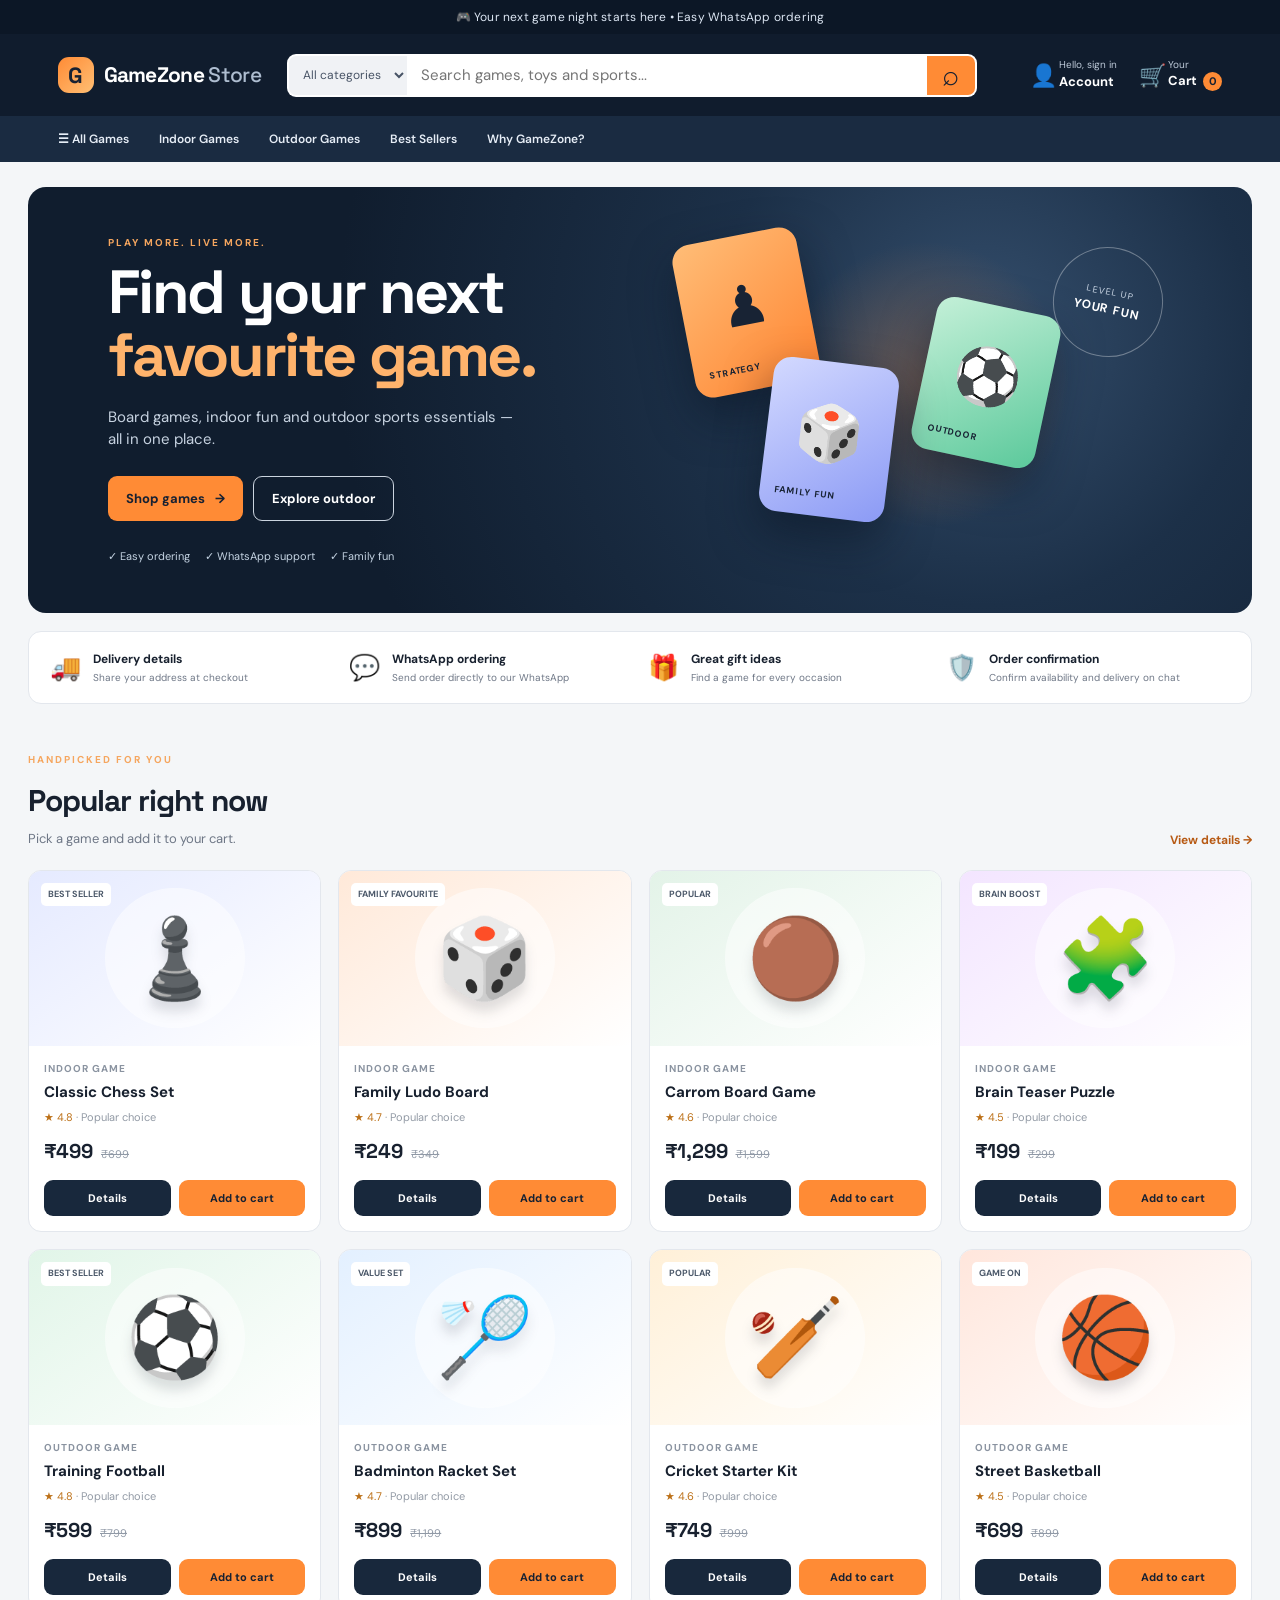
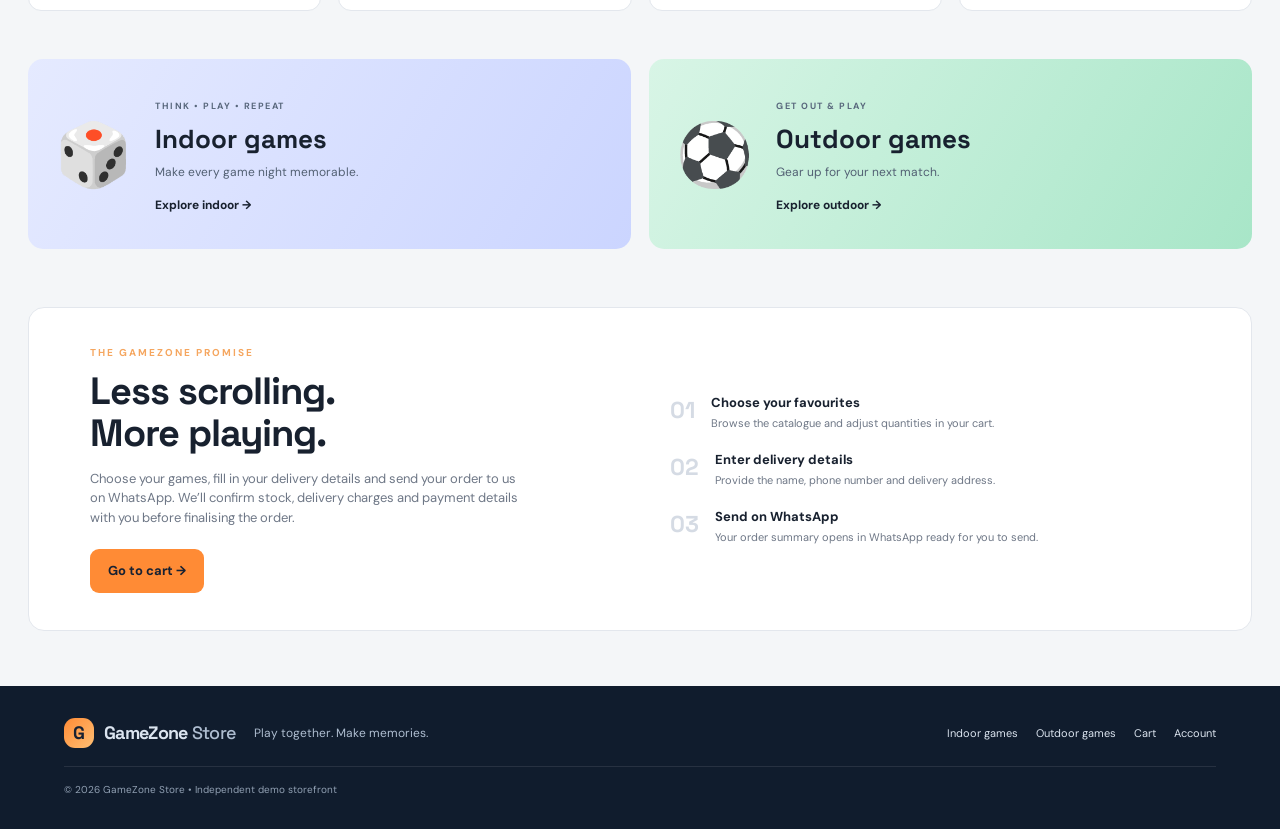
<file: index.html>
<!DOCTYPE html>
<html lang="en">
<head>
  <meta charset="UTF-8">
  <meta name="viewport" content="width=device-width, initial-scale=1.0">
  <title>GameZone Store | Games for Everyone</title>
  <link rel="stylesheet" href="style.css">
</head>
<body>
  <div class="top-strip">🎮 Your next game night starts here • Easy WhatsApp ordering</div>
  <header class="site-header">
    <a class="brand" href="index.html"><span class="brand-mark">G</span><span>GameZone<span class="brand-light"> Store</span></span></a>
    <form class="search-bar" onsubmit="searchProducts(event)">
      <select id="searchCategory" aria-label="Category"><option value="all">All categories</option><option value="indoor">Indoor</option><option value="outdoor">Outdoor</option></select>
      <input id="searchInput" type="search" placeholder="Search games, toys and sports..." aria-label="Search products">
      <button type="submit" aria-label="Search">⌕</button>
    </form>
    <nav class="header-actions">
      <a class="header-link" href="login.html"><span>👤</span><small>Hello, sign in</small><strong>Account</strong></a>
      <a class="header-link cart-link" href="cart.html"><span>🛒</span><small>Your</small><strong>Cart <b id="cartCount" class="cart-count">0</b></strong></a>
    </nav>
  </header>
  <nav class="category-nav">
    <a href="index.html">☰ All Games</a><a href="indoor.html">Indoor Games</a><a href="outdoor.html">Outdoor Games</a><a href="#popular">Best Sellers</a><a href="#why-us">Why GameZone?</a>
  </nav>
  <main>
    <section class="hero">
      <div class="hero-content">
        <span class="eyebrow">PLAY MORE. LIVE MORE.</span>
        <h1>Find your next<br><span>favourite game.</span></h1>
        <p>Board games, indoor fun and outdoor sports essentials — all in one place.</p>
        <div class="hero-buttons"><a class="btn btn-primary" href="#popular">Shop games <span>→</span></a><a class="btn btn-outline" href="outdoor.html">Explore outdoor</a></div>
        <div class="hero-trust"><span>✓ Easy ordering</span><span>✓ WhatsApp support</span><span>✓ Family fun</span></div>
      </div>
      <div class="hero-art" aria-label="Illustration of games"><div class="glow"></div><div class="game-card game-card-one"><span>♟</span><b>STRATEGY</b></div><div class="game-card game-card-two"><span>⚽</span><b>OUTDOOR</b></div><div class="game-card game-card-three"><span>🎲</span><b>FAMILY FUN</b></div><div class="hero-orbit">LEVEL UP<br><strong>YOUR FUN</strong></div></div>
    </section>
    <section class="benefits">
      <div><span>🚚</span><p><strong>Delivery details</strong><small>Share your address at checkout</small></p></div>
      <div><span>💬</span><p><strong>WhatsApp ordering</strong><small>Send order directly to our WhatsApp</small></p></div>
      <div><span>🎁</span><p><strong>Great gift ideas</strong><small>Find a game for every occasion</small></p></div>
      <div><span>🛡️</span><p><strong>Order confirmation</strong><small>Confirm availability and delivery on chat</small></p></div>
    </section>
    <section class="section" id="popular">
      <div class="section-heading"><div><span class="eyebrow">HANDPICKED FOR YOU</span><h2>Popular right now</h2><p>Pick a game and add it to your cart.</p></div><a class="text-link" href="product.html?id=chess">View details →</a></div>
      <div id="productGrid" class="product-grid"></div>
    </section>
    <section class="category-tiles">
      <a class="category-tile indoor-tile" href="indoor.html"><span class="tile-icon">🎲</span><div><small>THINK • PLAY • REPEAT</small><h3>Indoor games</h3><p>Make every game night memorable.</p><strong>Explore indoor →</strong></div></a>
      <a class="category-tile outdoor-tile" href="outdoor.html"><span class="tile-icon">⚽</span><div><small>GET OUT & PLAY</small><h3>Outdoor games</h3><p>Gear up for your next match.</p><strong>Explore outdoor →</strong></div></a>
    </section>
    <section class="why-section" id="why-us"><div><span class="eyebrow">THE GAMEZONE PROMISE</span><h2>Less scrolling.<br>More playing.</h2><p>Choose your games, fill in your delivery details and send your order to us on WhatsApp. We’ll confirm stock, delivery charges and payment details with you before finalising the order.</p><a class="btn btn-primary" href="cart.html">Go to cart →</a></div><div class="promise-list"><div><b>01</b><p><strong>Choose your favourites</strong><small>Browse the catalogue and adjust quantities in your cart.</small></p></div><div><b>02</b><p><strong>Enter delivery details</strong><small>Provide the name, phone number and delivery address.</small></p></div><div><b>03</b><p><strong>Send on WhatsApp</strong><small>Your order summary opens in WhatsApp ready for you to send.</small></p></div></div></section>
  </main>
  <footer class="footer"><a class="brand" href="index.html"><span class="brand-mark">G</span><span>GameZone<span class="brand-light"> Store</span></span></a><p>Play together. Make memories.</p><div><a href="indoor.html">Indoor games</a><a href="outdoor.html">Outdoor games</a><a href="cart.html">Cart</a><a href="login.html">Account</a></div><small>© 2026 GameZone Store • Independent demo storefront</small></footer>
  <script src="script.js"></script>
</body>
</html>
</file>
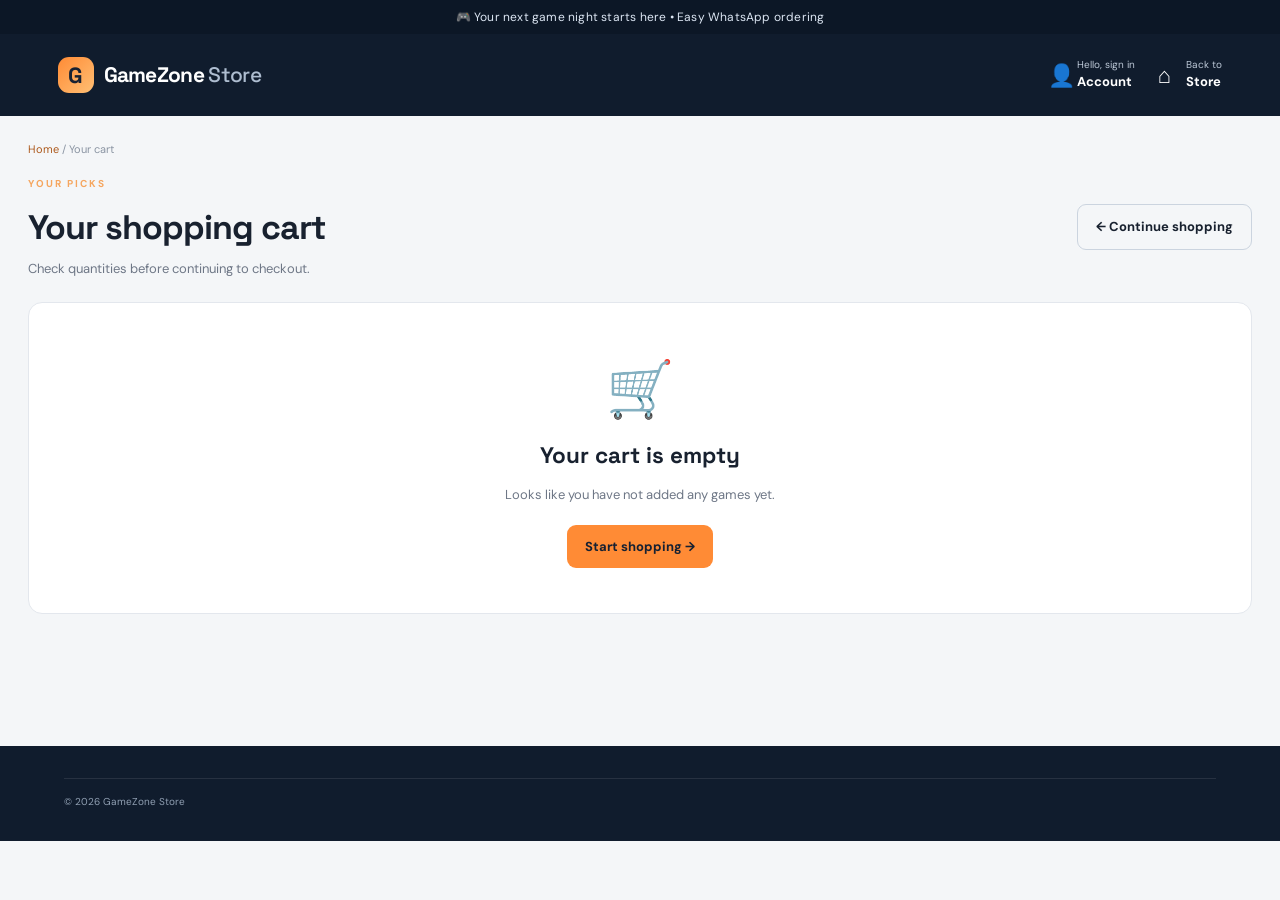
<file: cart.html>
<!DOCTYPE html><html lang="en"><head><meta charset="UTF-8"><meta name="viewport" content="width=device-width, initial-scale=1.0"><title>Your Cart | GameZone Store</title><link rel="stylesheet" href="style.css"></head><body><div class="top-strip">🎮 Your next game night starts here • Easy WhatsApp ordering</div><header class="site-header"><a class="brand" href="index.html"><span class="brand-mark">G</span><span>GameZone<span class="brand-light"> Store</span></span></a><div class="header-spacer"></div><nav class="header-actions"><a class="header-link" href="login.html"><span>👤</span><small>Hello, sign in</small><strong>Account</strong></a><a class="header-link" href="index.html"><span>⌂</span><small>Back to</small><strong>Store</strong></a></nav></header><main class="checkout-page"><div class="breadcrumb"><a href="index.html">Home</a> / Your cart</div><div class="page-title-row"><div><span class="eyebrow">YOUR PICKS</span><h1>Your shopping cart</h1><p class="muted">Check quantities before continuing to checkout.</p></div><a class="btn btn-outline" href="index.html">← Continue shopping</a></div><div id="cartPageContent"></div></main><footer class="footer"><small>© 2026 GameZone Store</small></footer><script src="script.js"></script><script>renderCartPage();</script></body></html>
</file>
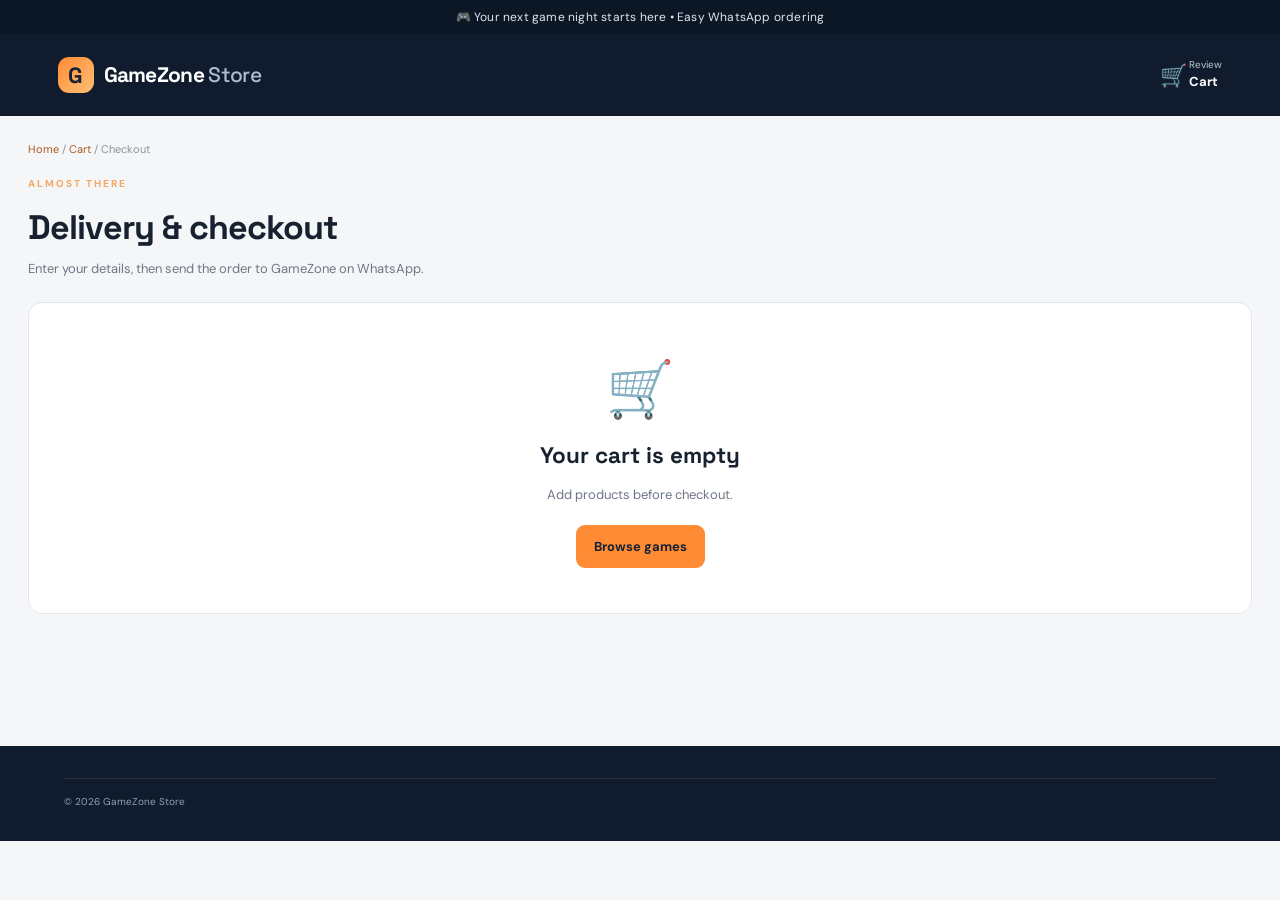
<file: checkout.html>
<!DOCTYPE html><html lang="en"><head><meta charset="UTF-8"><meta name="viewport" content="width=device-width, initial-scale=1.0"><title>Checkout | GameZone Store</title><link rel="stylesheet" href="style.css"></head><body><div class="top-strip">🎮 Your next game night starts here • Easy WhatsApp ordering</div><header class="site-header"><a class="brand" href="index.html"><span class="brand-mark">G</span><span>GameZone<span class="brand-light"> Store</span></span></a><div class="header-spacer"></div><nav class="header-actions"><a class="header-link" href="cart.html"><span>🛒</span><small>Review</small><strong>Cart</strong></a></nav></header><main class="checkout-page"><div class="breadcrumb"><a href="index.html">Home</a> / <a href="cart.html">Cart</a> / Checkout</div><div class="page-title-row"><div><span class="eyebrow">ALMOST THERE</span><h1>Delivery & checkout</h1><p class="muted">Enter your details, then send the order to GameZone on WhatsApp.</p></div></div><div id="checkoutContent"></div></main><footer class="footer"><small>© 2026 GameZone Store</small></footer><script src="script.js"></script><script>renderCheckoutPage();</script></body></html>
</file>
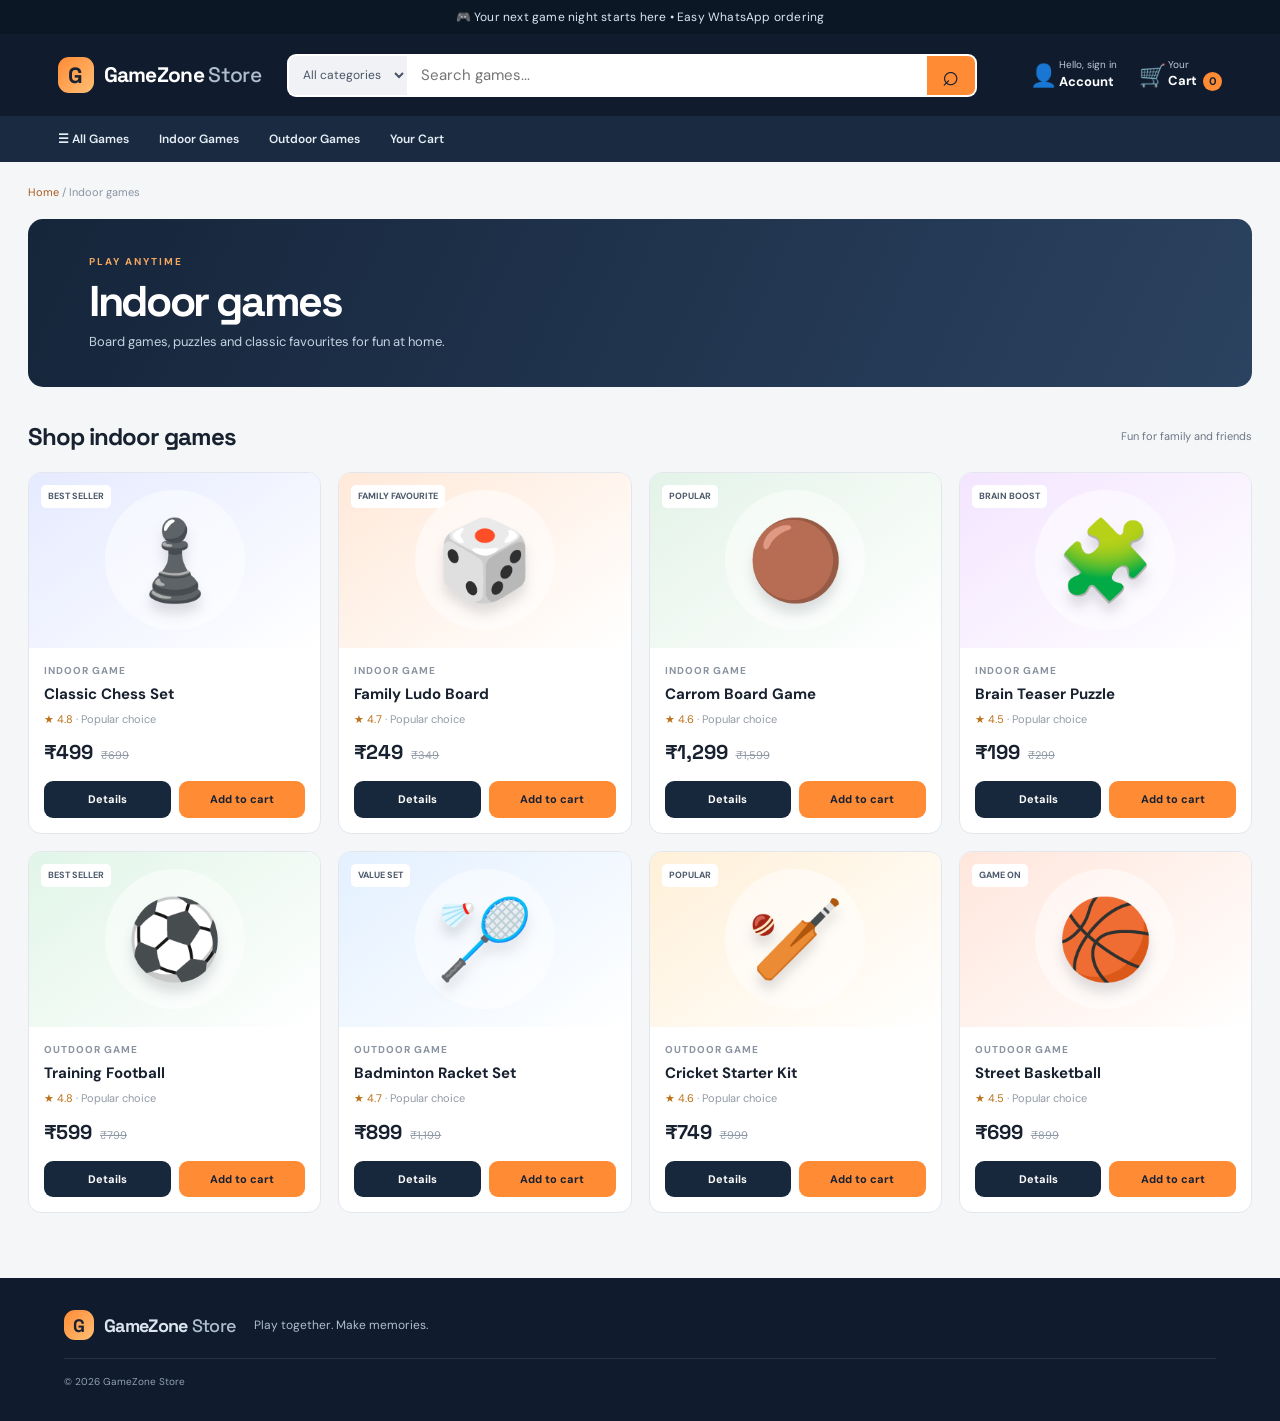
<file: indoor.html>
<!DOCTYPE html><html lang="en"><head><meta charset="UTF-8"><meta name="viewport" content="width=device-width, initial-scale=1.0"><title>Indoor Games | GameZone Store</title><link rel="stylesheet" href="style.css"></head><body><div class="top-strip">🎮 Your next game night starts here • Easy WhatsApp ordering</div><header class="site-header"><a class="brand" href="index.html"><span class="brand-mark">G</span><span>GameZone<span class="brand-light"> Store</span></span></a><form class="search-bar" onsubmit="searchProducts(event)"><select id="searchCategory"><option value="all">All categories</option><option value="indoor">Indoor</option><option value="outdoor">Outdoor</option></select><input id="searchInput" type="search" placeholder="Search games..." aria-label="Search products"><button type="submit">⌕</button></form><nav class="header-actions"><a class="header-link" href="login.html"><span>👤</span><small>Hello, sign in</small><strong>Account</strong></a><a class="header-link cart-link" href="cart.html"><span>🛒</span><small>Your</small><strong>Cart <b id="cartCount" class="cart-count">0</b></strong></a></nav></header><nav class="category-nav"><a href="index.html">☰ All Games</a><a href="indoor.html">Indoor Games</a><a href="outdoor.html">Outdoor Games</a><a href="cart.html">Your Cart</a></nav><main class="catalog-page"><div class="breadcrumb"><a href="index.html">Home</a> / Indoor games</div><div class="catalog-banner"><span class="eyebrow">PLAY ANYTIME</span><h1>Indoor games</h1><p>Board games, puzzles and classic favourites for fun at home.</p></div><div class="catalog-heading"><h2>Shop indoor games</h2><span>Fun for family and friends</span></div><div id="productGrid" class="product-grid"></div></main><footer class="footer"><a class="brand" href="index.html"><span class="brand-mark">G</span><span>GameZone<span class="brand-light"> Store</span></span></a><p>Play together. Make memories.</p><small>© 2026 GameZone Store</small></footer><script src="script.js"></script><script>renderProducts('indoor');</script></body></html>
</file>
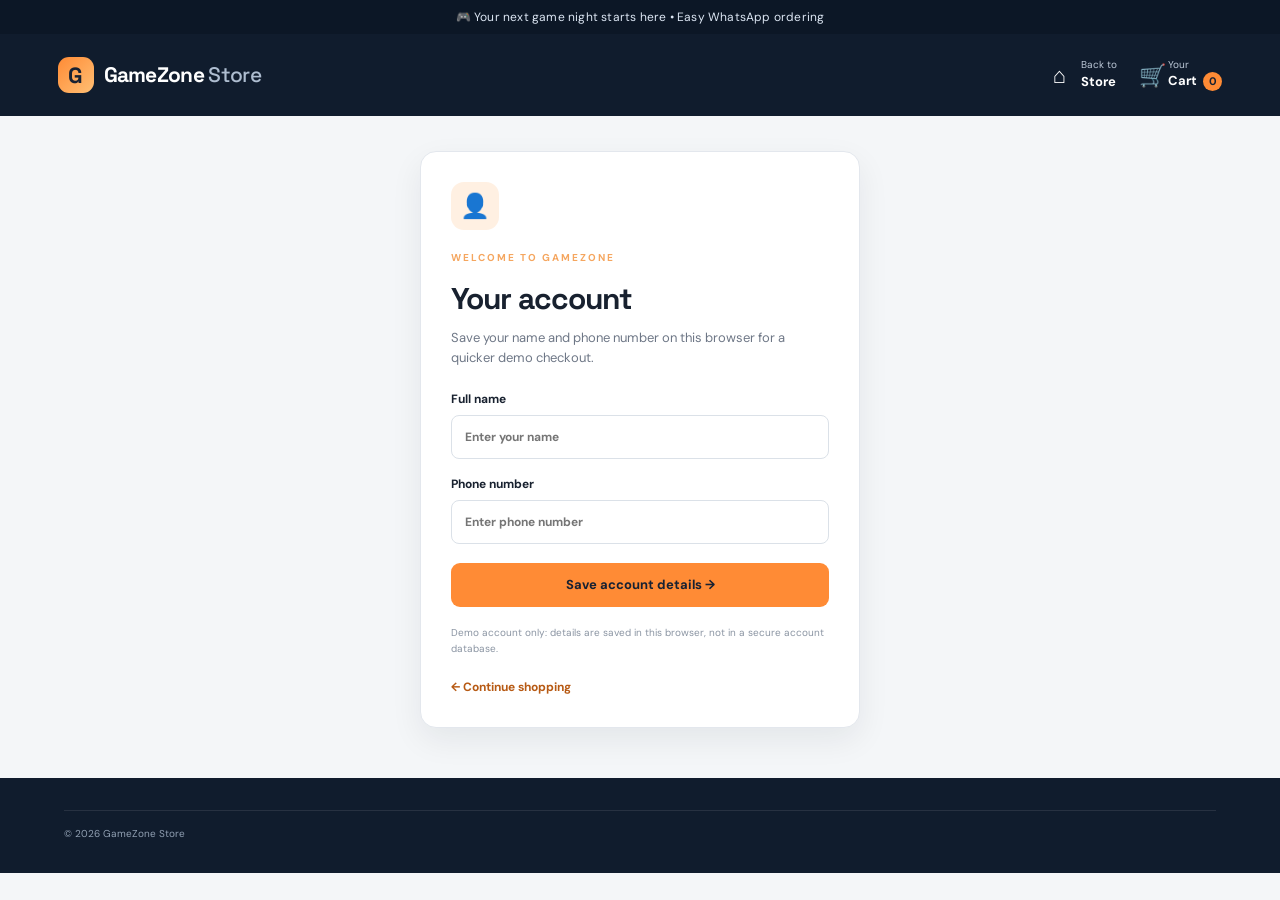
<file: login.html>
<!DOCTYPE html><html lang="en"><head><meta charset="UTF-8"><meta name="viewport" content="width=device-width, initial-scale=1.0"><title>Account | GameZone Store</title><link rel="stylesheet" href="style.css"></head><body><div class="top-strip">🎮 Your next game night starts here • Easy WhatsApp ordering</div><header class="site-header"><a class="brand" href="index.html"><span class="brand-mark">G</span><span>GameZone<span class="brand-light"> Store</span></span></a><div class="header-spacer"></div><nav class="header-actions"><a class="header-link" href="index.html"><span>⌂</span><small>Back to</small><strong>Store</strong></a><a class="header-link cart-link" href="cart.html"><span>🛒</span><small>Your</small><strong>Cart <b id="cartCount" class="cart-count">0</b></strong></a></nav></header><main class="account-page"><section class="account-card"><div class="account-symbol">👤</div><span class="eyebrow">WELCOME TO GAMEZONE</span><h1>Your account</h1><p class="muted">Save your name and phone number on this browser for a quicker demo checkout.</p><form id="loginForm" class="stack-form"><label>Full name<input id="customerName" required autocomplete="name" placeholder="Enter your name"></label><label>Phone number<input id="customerPhone" required inputmode="tel" pattern="[0-9 +()-]{10,18}" autocomplete="tel" placeholder="Enter phone number"></label><button class="btn btn-primary full-btn" type="submit">Save account details →</button></form><div id="loginMessage" class="notice" hidden></div><p class="fine-print">Demo account only: details are saved in this browser, not in a secure account database.</p><a class="text-link" href="index.html">← Continue shopping</a></section></main><footer class="footer"><small>© 2026 GameZone Store</small></footer><script src="script.js"></script><script>setupLoginPage();</script></body></html>
</file>
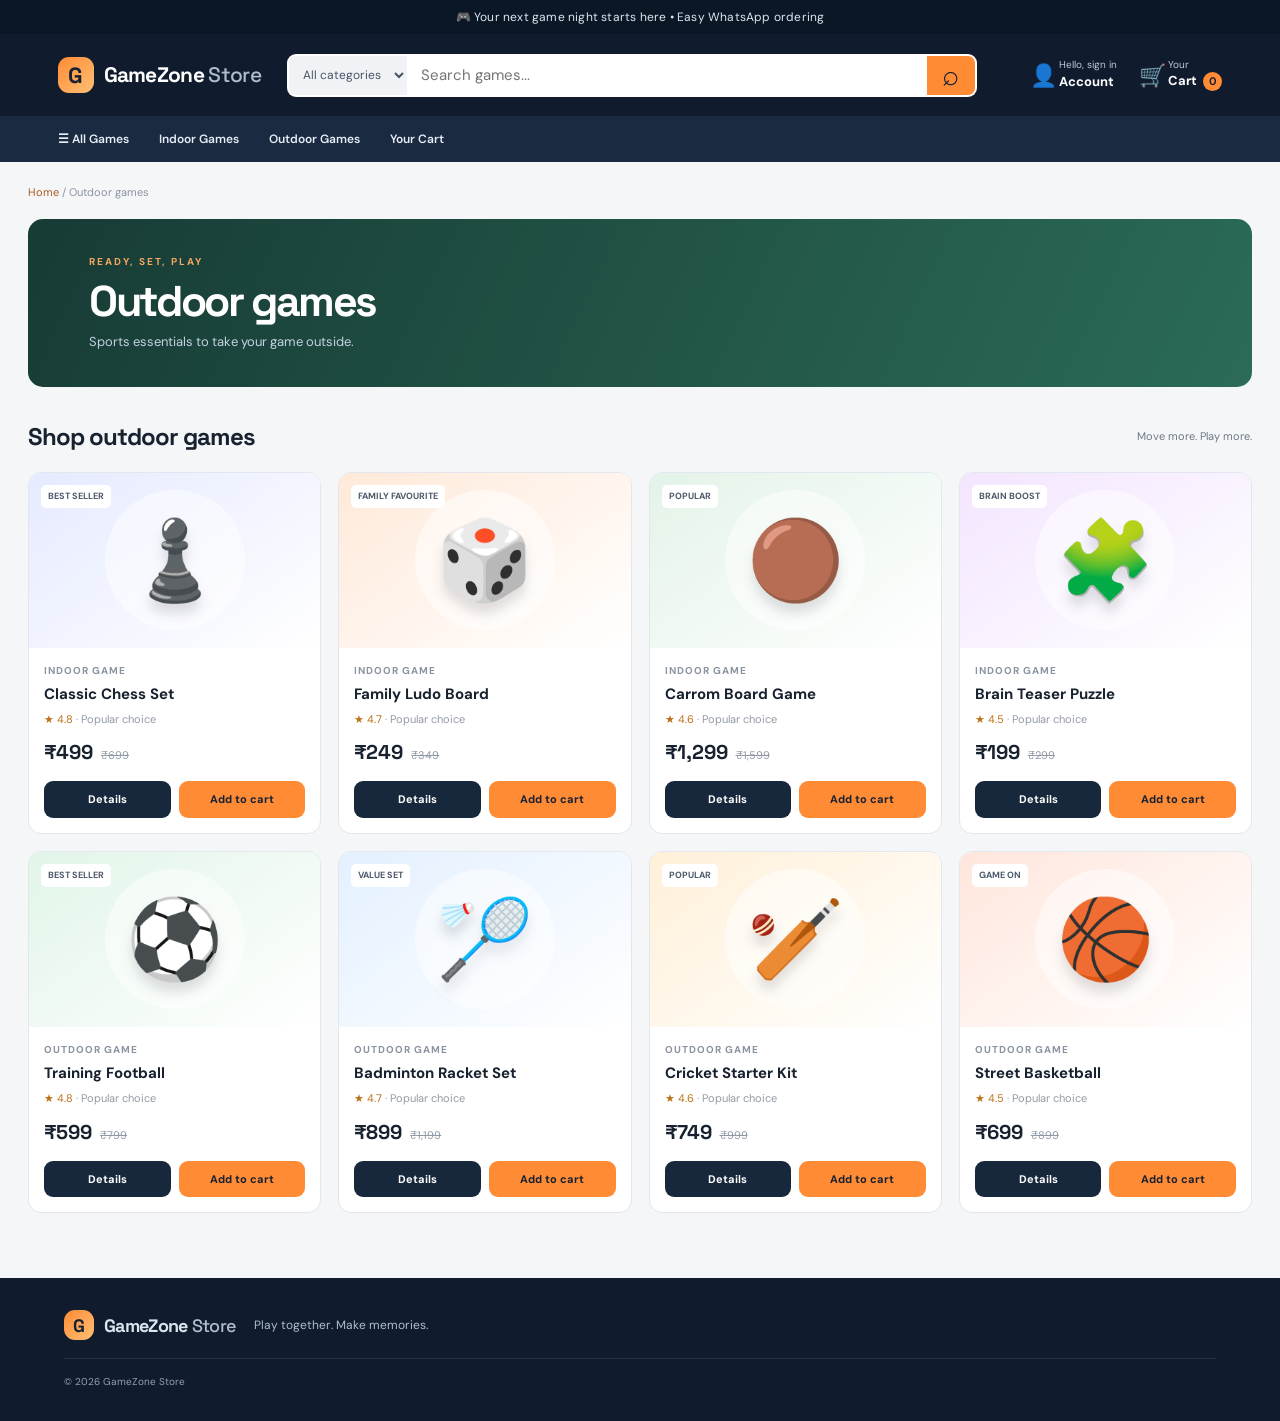
<file: outdoor.html>
<!DOCTYPE html><html lang="en"><head><meta charset="UTF-8"><meta name="viewport" content="width=device-width, initial-scale=1.0"><title>Outdoor Games | GameZone Store</title><link rel="stylesheet" href="style.css"></head><body><div class="top-strip">🎮 Your next game night starts here • Easy WhatsApp ordering</div><header class="site-header"><a class="brand" href="index.html"><span class="brand-mark">G</span><span>GameZone<span class="brand-light"> Store</span></span></a><form class="search-bar" onsubmit="searchProducts(event)"><select id="searchCategory"><option value="all">All categories</option><option value="indoor">Indoor</option><option value="outdoor">Outdoor</option></select><input id="searchInput" type="search" placeholder="Search games..." aria-label="Search products"><button type="submit">⌕</button></form><nav class="header-actions"><a class="header-link" href="login.html"><span>👤</span><small>Hello, sign in</small><strong>Account</strong></a><a class="header-link cart-link" href="cart.html"><span>🛒</span><small>Your</small><strong>Cart <b id="cartCount" class="cart-count">0</b></strong></a></nav></header><nav class="category-nav"><a href="index.html">☰ All Games</a><a href="indoor.html">Indoor Games</a><a href="outdoor.html">Outdoor Games</a><a href="cart.html">Your Cart</a></nav><main class="catalog-page"><div class="breadcrumb"><a href="index.html">Home</a> / Outdoor games</div><div class="catalog-banner outdoor-banner"><span class="eyebrow">READY, SET, PLAY</span><h1>Outdoor games</h1><p>Sports essentials to take your game outside.</p></div><div class="catalog-heading"><h2>Shop outdoor games</h2><span>Move more. Play more.</span></div><div id="productGrid" class="product-grid"></div></main><footer class="footer"><a class="brand" href="index.html"><span class="brand-mark">G</span><span>GameZone<span class="brand-light"> Store</span></span></a><p>Play together. Make memories.</p><small>© 2026 GameZone Store</small></footer><script src="script.js"></script><script>renderProducts('outdoor');</script></body></html>
</file>
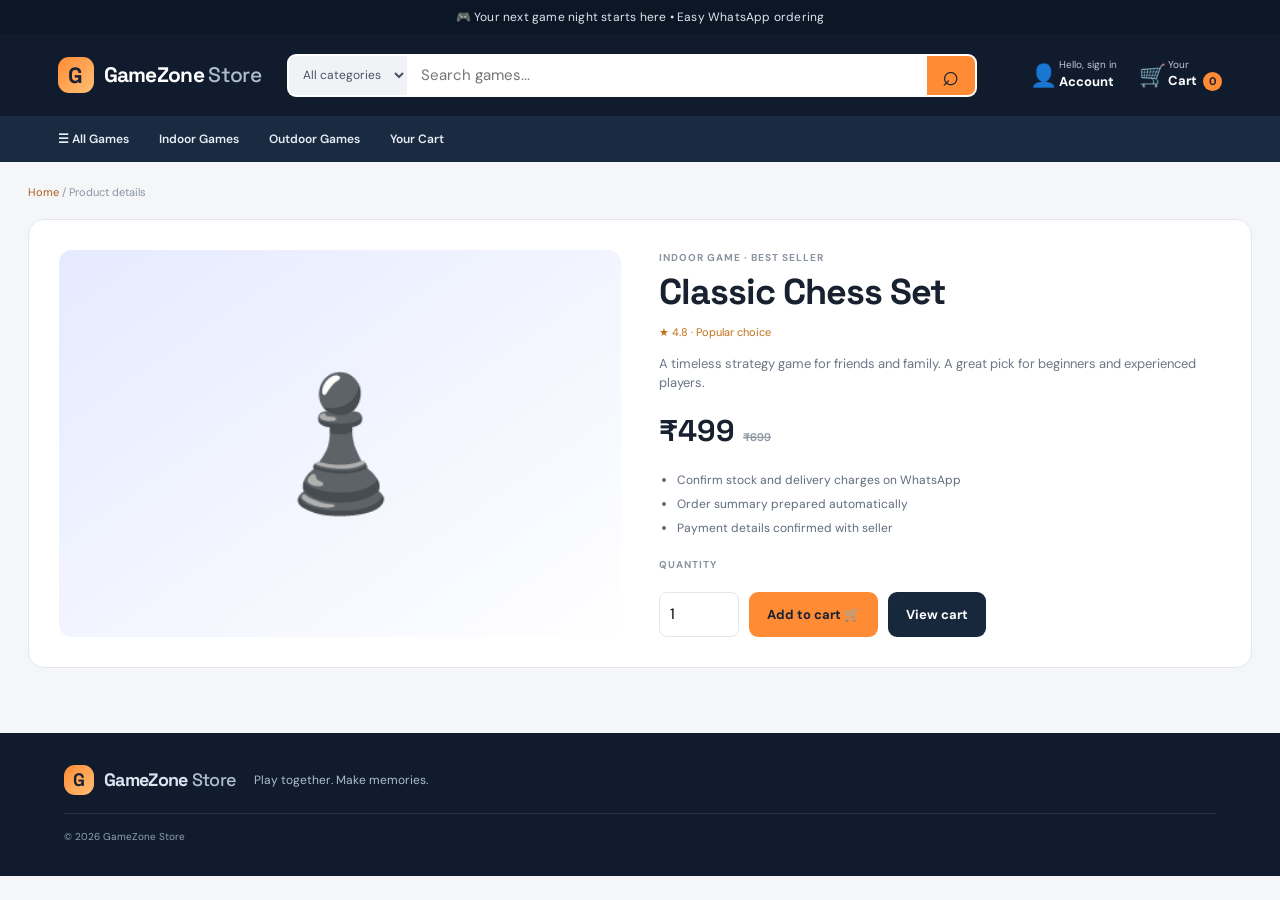
<file: prooduct.html>
<!DOCTYPE html><html lang="en"><head><meta charset="UTF-8"><meta name="viewport" content="width=device-width, initial-scale=1.0"><title>Product details | GameZone Store</title><link rel="stylesheet" href="style.css"></head><body><div class="top-strip">🎮 Your next game night starts here • Easy WhatsApp ordering</div><header class="site-header"><a class="brand" href="index.html"><span class="brand-mark">G</span><span>GameZone<span class="brand-light"> Store</span></span></a><form class="search-bar" onsubmit="searchProducts(event)"><select id="searchCategory"><option value="all">All categories</option><option value="indoor">Indoor</option><option value="outdoor">Outdoor</option></select><input id="searchInput" type="search" placeholder="Search games..." aria-label="Search products"><button type="submit">⌕</button></form><nav class="header-actions"><a class="header-link" href="login.html"><span>👤</span><small>Hello, sign in</small><strong>Account</strong></a><a class="header-link cart-link" href="cart.html"><span>🛒</span><small>Your</small><strong>Cart <b id="cartCount" class="cart-count">0</b></strong></a></nav></header><nav class="category-nav"><a href="index.html">☰ All Games</a><a href="indoor.html">Indoor Games</a><a href="outdoor.html">Outdoor Games</a><a href="cart.html">Your Cart</a></nav><main class="catalog-page"><div class="breadcrumb"><a href="index.html">Home</a> / Product details</div><div id="productDetails" class="product-details"></div></main><footer class="footer"><a class="brand" href="index.html"><span class="brand-mark">G</span><span>GameZone<span class="brand-light"> Store</span></span></a><p>Play together. Make memories.</p><small>© 2026 GameZone Store</small></footer><script src="script.js"></script><script>renderProductDetails();</script></body></html>
</file>
<file: style.css>
@import url('https://fonts.googleapis.com/css2?family=DM+Sans:wght@400;500;600;700&family=Space+Grotesk:wght@400;500;600;700&display=swap');
:root{--bg:#f4f6f8;--white:#fff;--ink:#18212f;--muted:#6e7786;--line:#e3e7ed;--navy:#101c2d;--navy2:#17283e;--orange:#ff8b35;--orange2:#ffb36c;--green:#16835e;--shadow:0 12px 32px rgba(17,31,49,.07)}
*{box-sizing:border-box}html{scroll-behavior:smooth}body{margin:0;background:var(--bg);color:var(--ink);font-family:'DM Sans',Arial,sans-serif;font-size:15px;line-height:1.5}a{color:inherit;text-decoration:none}button,input,select,textarea{font:inherit}button,a{ -webkit-tap-highlight-color:transparent}.top-strip{background:#0c1726;color:#dce6f3;text-align:center;padding:8px 14px;font-size:12px;letter-spacing:.2px}.site-header{background:var(--navy);color:#fff;display:flex;align-items:center;gap:26px;padding:17px max(4.5%,calc((100% - 1280px)/2));min-height:82px}.brand{display:inline-flex;align-items:center;gap:10px;white-space:nowrap;font-family:'Space Grotesk',sans-serif;font-weight:700;font-size:21px;letter-spacing:-.7px}.brand-mark{width:36px;height:36px;border-radius:11px;background:linear-gradient(135deg,var(--orange),#ffbf74);color:#172132;display:grid;place-items:center;font-size:22px}.brand-light{color:#aebdd0;font-weight:500}.search-bar{display:flex;align-items:stretch;flex:1;max-width:690px;height:43px;border-radius:9px;overflow:hidden;background:#fff;border:2px solid transparent}.search-bar:focus-within{border-color:var(--orange)}.search-bar select{border:0;background:#f0f2f5;color:#485466;padding:0 10px;max-width:142px;outline:none;font-size:12px}.search-bar input{border:0;outline:0;min-width:0;flex:1;padding:0 14px;color:#18212f}.search-bar button{border:0;width:48px;background:var(--orange);color:#172132;font-size:29px;line-height:1;cursor:pointer}.header-actions{display:flex;align-items:center;gap:22px;margin-left:auto}.header-link{display:grid;grid-template-columns:24px auto;grid-template-rows:auto auto;column-gap:5px;align-items:center;white-space:nowrap}.header-link>span{grid-row:1/3;font-size:22px}.header-link small{font-size:10px;color:#bdc9d8;line-height:1.2}.header-link strong{font-size:13px;line-height:1.35}.cart-count{display:inline-grid;place-items:center;min-width:19px;height:19px;border-radius:20px;background:var(--orange);color:#172132;font-size:11px;margin-left:3px}.category-nav{display:flex;gap:30px;align-items:center;padding:0 max(4.5%,calc((100% - 1280px)/2));height:46px;background:#1a2b41;color:#e6edf6;overflow-x:auto;white-space:nowrap}.category-nav a{font-size:12px;font-weight:600}.category-nav a:hover,.footer a:hover{color:var(--orange2)}main{max-width:1280px;margin:0 auto;padding:0 28px}.hero{margin-top:25px;min-height:390px;border-radius:18px;background:radial-gradient(circle at 78% 35%,#344e6c 0,#1c3048 27%,#101d2e 65%);color:#fff;display:grid;grid-template-columns:1.08fr .92fr;overflow:hidden;padding:48px 6.5%;position:relative}.hero-content{position:relative;z-index:2;align-self:center}.eyebrow{display:block;font-size:10px;letter-spacing:2px;font-weight:700;color:#f5a65f;margin-bottom:11px}.hero h1,.catalog-banner h1{font-family:'Space Grotesk',sans-serif;font-size:clamp(38px,5vw,61px);letter-spacing:-2.4px;line-height:1.04;margin:0 0 18px}.hero h1 span{color:var(--orange2)}.hero p{max-width:420px;color:#c7d3e1;font-size:15px;margin:0 0 25px}.hero-buttons{display:flex;flex-wrap:wrap;gap:10px}.btn{border:0;border-radius:9px;padding:12px 18px;display:inline-flex;align-items:center;justify-content:center;gap:10px;font-weight:700;font-size:13px;cursor:pointer;transition:transform .15s,filter .15s}.btn:hover{transform:translateY(-1px);filter:brightness(1.04)}.btn-primary{background:var(--orange);color:#172132}.btn-outline{border:1px solid #cbd4df;background:transparent;color:inherit}.hero-trust{display:flex;flex-wrap:wrap;gap:15px;margin-top:27px;color:#c5d4e3;font-size:11px}.hero-art{position:relative;min-height:280px}.glow{position:absolute;width:290px;height:290px;border-radius:50%;background:radial-gradient(circle,rgba(255,139,53,.3),rgba(255,139,53,0) 70%);top:5px;left:20%;}.game-card{position:absolute;width:126px;height:155px;border-radius:18px;box-shadow:0 20px 45px #07111f80;display:flex;flex-direction:column;justify-content:space-between;padding:15px;color:#182334;transform:rotate(-11deg);background:linear-gradient(145deg,#ffbd77,#ff8532)}.game-card span{font-size:55px;align-self:center;margin:auto}.game-card b{font-size:9px;letter-spacing:1px}.game-card-two{top:70px;left:49%;transform:rotate(12deg);background:linear-gradient(145deg,#c4f0d8,#5bc99b)}.game-card-three{top:127px;left:17%;transform:rotate(7deg);background:linear-gradient(145deg,#d3d9ff,#8b9af5)}.hero-orbit{position:absolute;right:2%;top:12px;border:1px solid #ffffff55;border-radius:50%;width:110px;height:110px;display:grid;align-content:center;text-align:center;font-size:9px;letter-spacing:1px;color:#c9d5e4;transform:rotate(12deg)}.hero-orbit strong{color:#fff;font-size:12px}.benefits{display:grid;grid-template-columns:repeat(4,1fr);background:#fff;border:1px solid var(--line);border-radius:13px;margin:18px 0 48px;padding:17px 21px;gap:15px}.benefits>div{display:flex;align-items:center;gap:12px;min-width:0}.benefits>div>span{font-size:25px}.benefits p{display:grid;margin:0;gap:2px}.benefits strong{font-size:12px}.benefits small{font-size:10px;color:var(--muted)}.section{padding:0 0 48px}.section-heading,.catalog-heading,.page-title-row{display:flex;align-items:end;justify-content:space-between;gap:20px;margin-bottom:21px}.section-heading h2,.why-section h2,.catalog-heading h2{font-family:'Space Grotesk',sans-serif;font-size:30px;letter-spacing:-1px;margin:0}.section-heading p,.muted{color:var(--muted);margin:6px 0 0;font-size:13px}.text-link{color:#b75a14;font-weight:700;font-size:12px;white-space:nowrap}.product-grid{display:grid;grid-template-columns:repeat(4,minmax(0,1fr));gap:17px}.product-card{background:#fff;border:1px solid var(--line);border-radius:13px;overflow:hidden;min-width:0;transition:transform .2s,box-shadow .2s}.product-card:hover{transform:translateY(-3px);box-shadow:var(--shadow)}.product-visual{height:175px;display:grid;place-items:center;position:relative;overflow:hidden;background:linear-gradient(145deg,#e5ebf2,#f8f9fb)}.product-visual:before{content:"";position:absolute;width:140px;height:140px;border-radius:50%;background:#ffffff85}.product-emoji{font-size:78px;filter:drop-shadow(0 10px 6px #18212f22);z-index:1}.product-tag{position:absolute;top:12px;left:12px;z-index:2;background:#fff;border-radius:5px;padding:5px 7px;font-size:9px;font-weight:700;color:#4c596a}.product-info{padding:15px}.product-category{font-size:10px;text-transform:uppercase;letter-spacing:1px;color:#8a93a0;font-weight:700}.product-info h3{font-size:15px;line-height:1.35;margin:6px 0 7px}.rating{font-size:11px;color:#bc7017;margin-bottom:10px}.price-row{display:flex;align-items:baseline;gap:8px;flex-wrap:wrap}.price{font-family:'Space Grotesk',sans-serif;font-size:20px;font-weight:700}.old-price{font-size:11px;color:#9099a6;text-decoration:line-through}.product-actions{display:flex;gap:8px;margin-top:14px}.product-actions .btn{flex:1;padding:10px 8px;font-size:11px}.btn-dark{background:#18283c;color:#fff}.category-tiles{display:grid;grid-template-columns:1fr 1fr;gap:18px;margin:0 0 58px}.category-tile{border-radius:15px;padding:27px;display:flex;align-items:center;gap:23px;min-height:190px;overflow:hidden}.indoor-tile{background:linear-gradient(120deg,#e5eaff,#cbd5ff)}.outdoor-tile{background:linear-gradient(120deg,#d8f5e6,#a8e6c8)}.tile-icon{font-size:62px;flex-shrink:0}.category-tile small{font-size:9px;letter-spacing:1.5px;font-weight:700;color:#58677c}.category-tile h3{font-family:'Space Grotesk',sans-serif;font-size:26px;margin:4px 0}.category-tile p{font-size:12px;color:#526073;margin:0 0 12px}.category-tile strong{font-size:12px}.why-section{background:#fff;border:1px solid var(--line);border-radius:16px;padding:37px 5%;display:grid;grid-template-columns:1fr 1fr;gap:60px;margin-bottom:55px}.why-section h2{font-size:38px;line-height:1.1;margin-bottom:14px}.why-section>div:first-child p{max-width:440px;color:var(--muted);font-size:13px;margin-bottom:22px}.promise-list{display:grid;gap:18px;align-content:center}.promise-list>div{display:flex;gap:16px;align-items:flex-start}.promise-list>div>b{font-family:'Space Grotesk',sans-serif;color:#d5dbe4;font-size:23px}.promise-list p{display:grid;gap:3px;margin:0}.promise-list strong{font-size:13px}.promise-list small{color:var(--muted);font-size:11px}.footer{background:#101c2d;color:#dbe4ef;padding:32px max(5%,calc((100% - 1200px)/2));display:flex;align-items:center;gap:18px;flex-wrap:wrap}.footer .brand{font-size:18px}.footer .brand-mark{width:30px;height:30px;font-size:18px}.footer p{font-size:12px;color:#aebdd0;margin:0}.footer>div{display:flex;gap:18px;margin-left:auto;font-size:11px}.footer>small{width:100%;padding-top:15px;border-top:1px solid #ffffff18;color:#91a0b3;font-size:10px}.catalog-page{padding-top:22px;padding-bottom:65px}.breadcrumb{font-size:11px;color:#8a94a2;margin-bottom:18px}.breadcrumb a{color:#ad5a1d}.catalog-banner{background:linear-gradient(115deg,#15253a,#2b4260);color:#fff;border-radius:15px;padding:35px 5%;margin-bottom:32px}.catalog-banner h1{font-size:43px;margin-bottom:8px}.catalog-banner p{color:#c4d2e2;margin:0;font-size:13px}.outdoor-banner{background:linear-gradient(115deg,#173b35,#2b6b58)}.catalog-heading{align-items:center;margin-bottom:17px}.catalog-heading h2{font-size:24px}.catalog-heading span{font-size:11px;color:var(--muted)}.product-details{display:grid;grid-template-columns:1fr 1fr;gap:38px;background:#fff;border:1px solid var(--line);border-radius:16px;padding:30px}.detail-visual{min-height:350px;border-radius:13px;display:grid;place-items:center;background:linear-gradient(145deg,#e5ebf2,#f8f9fb);font-size:130px}.detail-copy{align-self:center}.detail-copy h1{font-family:'Space Grotesk',sans-serif;font-size:36px;line-height:1.1;letter-spacing:-1px;margin:8px 0 12px}.detail-copy>p{color:var(--muted);font-size:13px}.detail-price{font-size:30px;font-weight:700;font-family:'Space Grotesk',sans-serif;margin:15px 0}.detail-copy ul{padding-left:18px;color:#5f6b7a;font-size:12px;line-height:2}.qty-input{width:80px;padding:10px;border:1px solid var(--line);border-radius:8px}.detail-actions{display:flex;gap:10px;flex-wrap:wrap;margin-top:18px}.account-page{min-height:68vh;display:grid;place-items:center;padding-top:35px;padding-bottom:50px}.account-card{width:min(100%,440px);background:#fff;border:1px solid var(--line);box-shadow:var(--shadow);border-radius:16px;padding:30px}.account-symbol{width:48px;height:48px;display:grid;place-items:center;background:#fff0e2;border-radius:13px;font-size:24px;margin-bottom:20px}.account-card h1,.page-title-row h1{font-family:'Space Grotesk',sans-serif;font-size:30px;letter-spacing:-1px;margin:0}.account-card .muted{margin:7px 0 23px}.stack-form{display:grid;gap:16px}.stack-form label,.checkout-form label{display:grid;gap:7px;font-size:12px;font-weight:700}.stack-form input,.checkout-form input,.checkout-form textarea{width:100%;padding:12px 13px;border:1px solid #dbe1e8;border-radius:8px;outline:none;background:#fff;color:var(--ink)}.stack-form input:focus,.checkout-form input:focus,.checkout-form textarea:focus{border-color:#e9944d;box-shadow:0 0 0 3px #ff8b3518}.full-btn{width:100%;margin-top:3px}.fine-print{font-size:10px;color:#8a94a2;line-height:1.6;margin:18px 0}.notice{background:#e7f8ef;color:#166b4b;border-radius:8px;padding:12px;font-size:12px;margin-top:15px}.checkout-page{padding-top:25px;padding-bottom:70px;min-height:70vh}.page-title-row{align-items:center;margin-bottom:24px}.page-title-row h1{font-size:34px}.cart-layout,.checkout-layout{display:grid;grid-template-columns:minmax(0,1.6fr) minmax(280px,.8fr);gap:22px;align-items:start}.cart-list,.summary-card,.checkout-form-card{background:#fff;border:1px solid var(--line);border-radius:13px;padding:20px}.cart-row{display:grid;grid-template-columns:76px minmax(0,1fr) auto;gap:15px;padding:16px 0;border-bottom:1px solid var(--line);align-items:center}.cart-row:first-child{padding-top:0}.cart-row:last-child{border-bottom:0;padding-bottom:0}.mini-visual{width:76px;height:76px;display:grid;place-items:center;border-radius:10px;background:#edf1f6;font-size:38px}.cart-row h3{font-size:14px;margin:0 0 5px}.cart-row small{display:block;color:var(--muted);font-size:11px}.qty-controls{display:flex;align-items:center;gap:8px;margin-top:10px}.qty-controls button{width:26px;height:26px;border:1px solid var(--line);background:#fff;border-radius:6px;cursor:pointer}.qty-controls span{font-size:12px;min-width:12px;text-align:center}.remove-btn{border:0;background:none;color:#b34848;font-size:11px;cursor:pointer;margin-left:7px}.cart-row-price{font-weight:700;font-size:14px;white-space:nowrap}.summary-card h2,.checkout-form-card h2{font-size:17px;margin:0 0 18px}.summary-line{display:flex;justify-content:space-between;gap:15px;font-size:12px;color:#657080;margin:12px 0}.summary-line strong{color:var(--ink)}.summary-total{border-top:1px solid var(--line);padding-top:15px;margin-top:15px;font-size:14px;color:var(--ink)}.summary-card .btn{width:100%;margin-top:12px}.summary-note{font-size:10px;color:#8a94a2;line-height:1.6;margin:13px 0 0}.empty-state{text-align:center;background:#fff;border:1px solid var(--line);border-radius:14px;padding:45px 20px}.empty-state>span{font-size:55px}.empty-state h2{font-family:'Space Grotesk',sans-serif;margin:8px 0}.empty-state p{font-size:13px;color:var(--muted);margin-bottom:20px}.checkout-form{display:grid;gap:15px}.checkout-form textarea{resize:vertical;min-height:85px}.form-grid{display:grid;grid-template-columns:1fr 1fr;gap:14px}.form-help{font-size:10px;color:var(--muted);margin:-3px 0 0}.order-items{display:grid;gap:12px;margin-bottom:17px}.order-item{display:flex;justify-content:space-between;gap:12px;font-size:12px}.order-item span:first-child{color:#5f6b7a}.whatsapp-note{padding:12px;background:#e8f7ef;border-radius:8px;color:#176847;font-size:11px;line-height:1.6;margin-bottom:15px}.whatsapp-btn{background:#20a765;color:#fff;width:100%;margin-top:6px}.error-note{padding:12px;background:#fff0ef;color:#a03d35;border-radius:8px;font-size:12px;margin-bottom:15px}.success-page{max-width:620px;margin:35px auto 65px;text-align:center;background:#fff;border:1px solid var(--line);border-radius:16px;padding:35px}.success-icon{font-size:55px}.success-page h1{font-family:'Space Grotesk',sans-serif;font-size:30px}.success-page p{color:var(--muted);font-size:13px}.header-spacer{flex:1}
@media(max-width:980px){.site-header{gap:15px;padding-left:22px;padding-right:22px;flex-wrap:wrap}.brand{font-size:19px}.search-bar{order:3;flex-basis:100%;max-width:none}.header-actions{gap:15px}.hero{padding:38px 5%;grid-template-columns:1.1fr .9fr}.hero-art{transform:scale(.88);transform-origin:center}.benefits{grid-template-columns:repeat(2,1fr)}.product-grid{grid-template-columns:repeat(3,minmax(0,1fr))}.why-section{gap:28px}.category-nav{padding:0 22px}.cart-layout,.checkout-layout{grid-template-columns:minmax(0,1.3fr) minmax(250px,.8fr)}}
@media(max-width:680px){.top-strip{font-size:10px}.site-header{padding:13px 15px;gap:13px;min-height:auto}.brand{font-size:19px}.brand-mark{width:32px;height:32px}.header-actions{gap:12px}.header-link{grid-template-columns:20px auto;column-gap:3px}.header-link>span{font-size:18px}.header-link small{font-size:9px}.header-link strong{font-size:11px}.search-bar{height:40px}.search-bar select{max-width:105px;padding:0 5px;font-size:10px}.search-bar input{padding:0 9px;font-size:12px}.search-bar button{width:40px}.category-nav{height:42px;gap:22px;padding:0 15px}.category-nav a{font-size:11px}main{padding-left:15px;padding-right:15px}.hero{margin-top:15px;grid-template-columns:1fr;padding:30px 24px 15px;min-height:0}.hero h1{font-size:43px;letter-spacing:-1.8px}.hero p{font-size:13px}.hero-art{min-height:220px;transform:scale(.82);transform-origin:top center;margin-top:8px;margin-bottom:-22px}.game-card{left:25%!important}.game-card-two{left:51%!important}.game-card-three{left:14%!important}.hero-orbit{right:0}.hero-trust{gap:10px;font-size:10px}.benefits{margin:13px 0 35px;padding:14px;gap:16px 10px}.benefits>div{gap:8px}.benefits>div>span{font-size:21px}.benefits strong{font-size:10px}.benefits small{font-size:9px}.section-heading{align-items:start}.section-heading h2{font-size:25px}.section-heading p{font-size:11px}.text-link{font-size:10px}.product-grid{grid-template-columns:repeat(2,minmax(0,1fr));gap:10px}.product-visual{height:130px}.product-emoji{font-size:60px}.product-info{padding:11px}.product-info h3{font-size:13px}.price{font-size:17px}.product-actions{gap:5px}.product-actions .btn{font-size:10px;padding:9px 5px}.product-tag{font-size:8px}.category-tiles{grid-template-columns:1fr;gap:12px;margin-bottom:35px}.category-tile{min-height:150px;padding:20px;gap:15px}.tile-icon{font-size:50px}.category-tile h3{font-size:23px}.why-section{grid-template-columns:1fr;padding:25px 22px;gap:25px;margin-bottom:35px}.why-section h2{font-size:32px}.footer{padding:25px 18px;gap:12px}.footer p{width:100%;order:2}.footer>div{margin-left:0;width:100%;flex-wrap:wrap;order:3}.footer>small{order:4}.catalog-page{padding-top:18px}.catalog-banner{padding:28px 23px;margin-bottom:25px}.catalog-banner h1{font-size:36px}.catalog-heading h2{font-size:20px}.catalog-heading span{font-size:10px;text-align:right}.product-details{grid-template-columns:1fr;padding:15px;gap:20px}.detail-visual{min-height:235px;font-size:100px}.detail-copy h1{font-size:29px}.account-page{padding-top:25px}.account-card{padding:23px}.checkout-page{padding-top:18px}.page-title-row{align-items:flex-start;flex-direction:column}.page-title-row h1{font-size:28px}.cart-layout,.checkout-layout{grid-template-columns:1fr;gap:13px}.cart-list,.summary-card,.checkout-form-card{padding:15px}.cart-row{grid-template-columns:57px minmax(0,1fr) auto;gap:10px}.mini-visual{width:57px;height:57px;font-size:29px}.cart-row h3{font-size:12px}.cart-row-price{font-size:12px}.qty-controls{gap:5px}.qty-controls button{width:24px;height:24px}.form-grid{grid-template-columns:1fr;gap:15px}.success-page{margin:20px auto 40px;padding:25px 18px}.success-page h1{font-size:26px}}
@media(max-width:370px){.header-actions{gap:8px}.brand{font-size:17px}.product-actions{flex-direction:column}.product-visual{height:115px}.hero h1{font-size:38px}}
</file>
